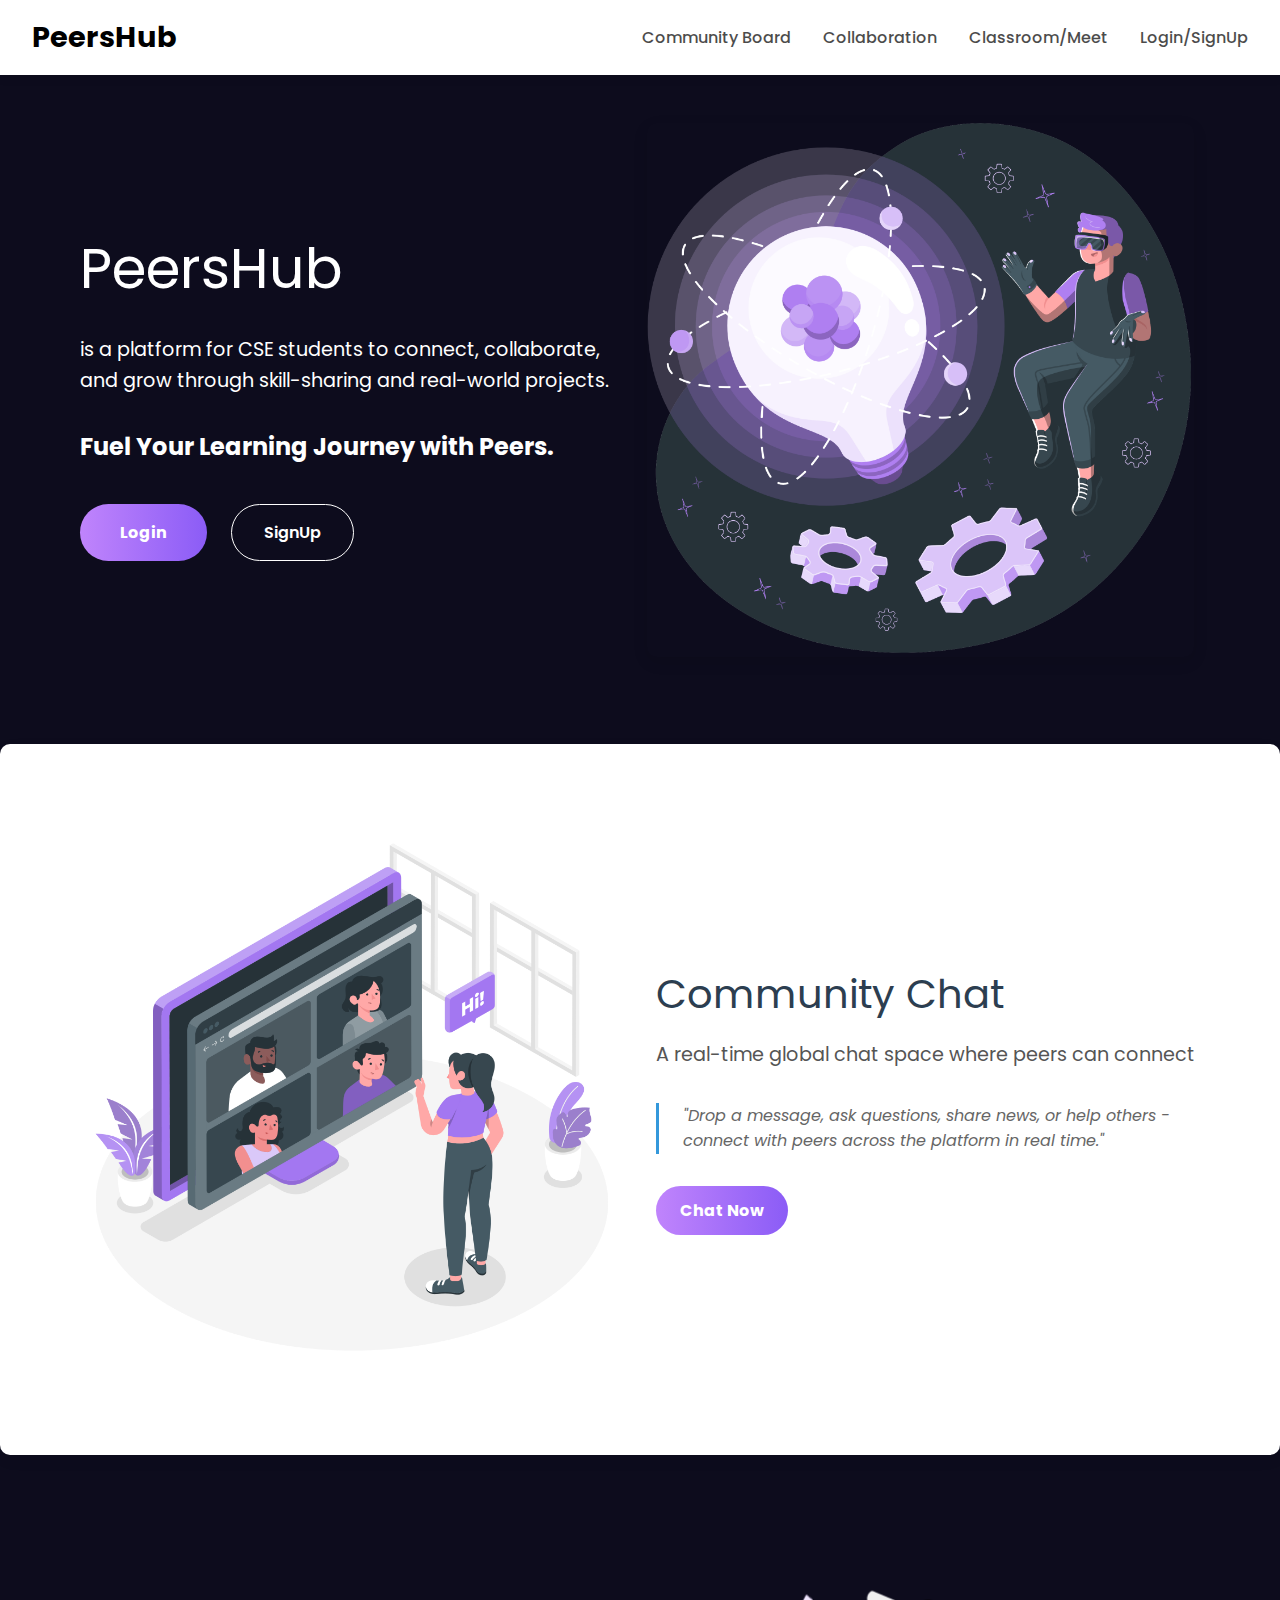
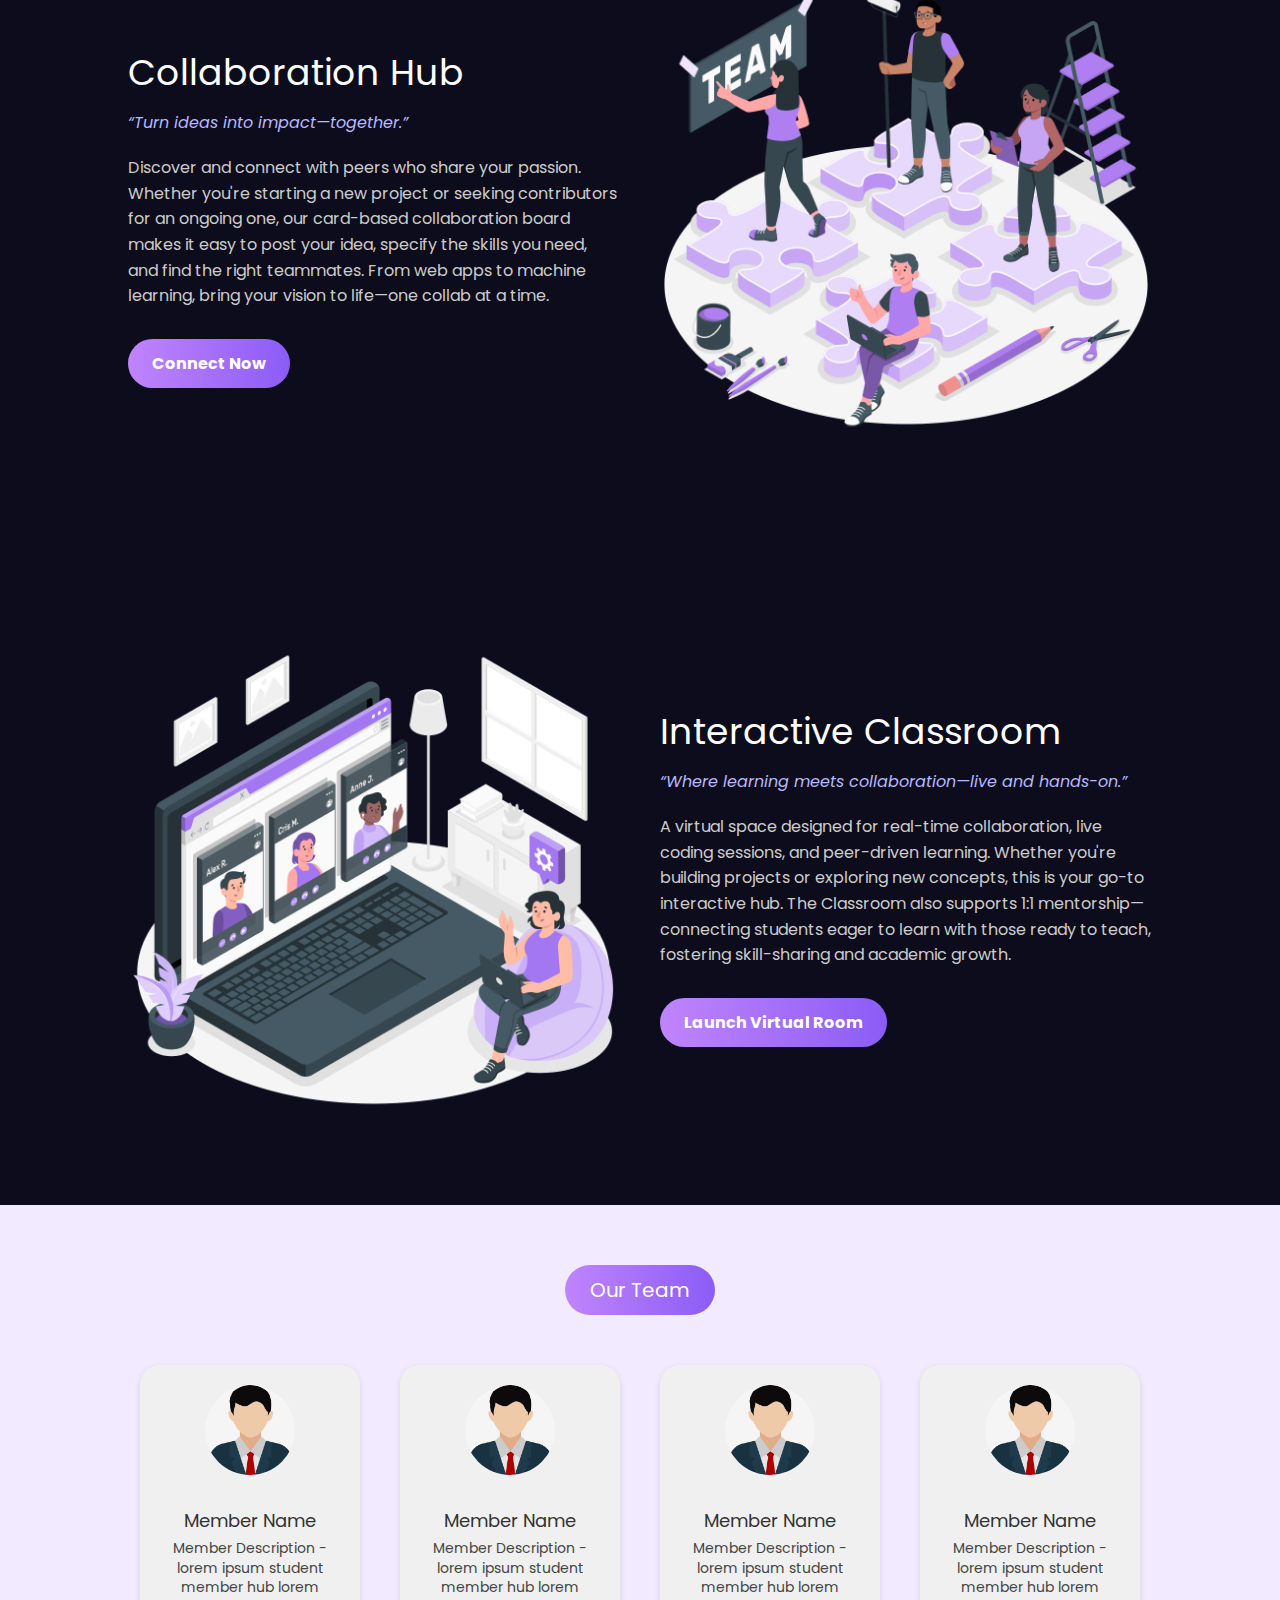
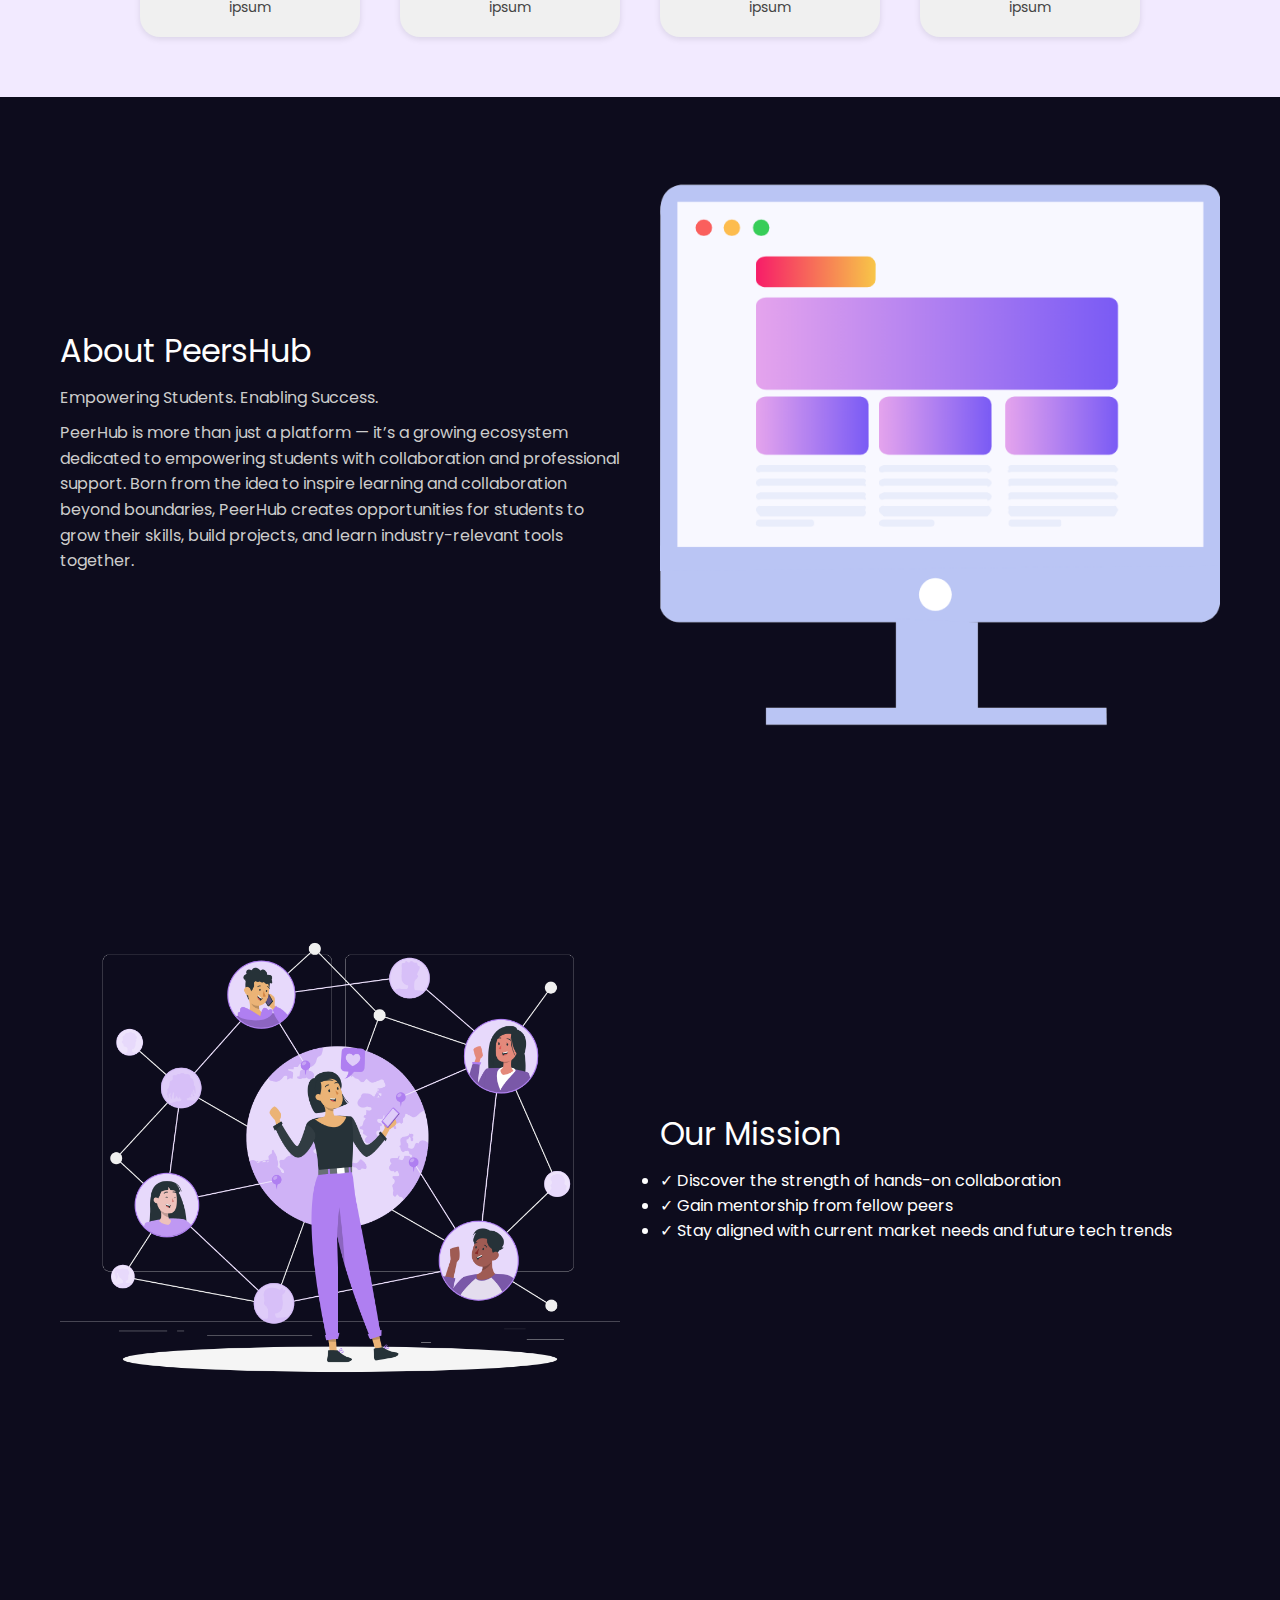
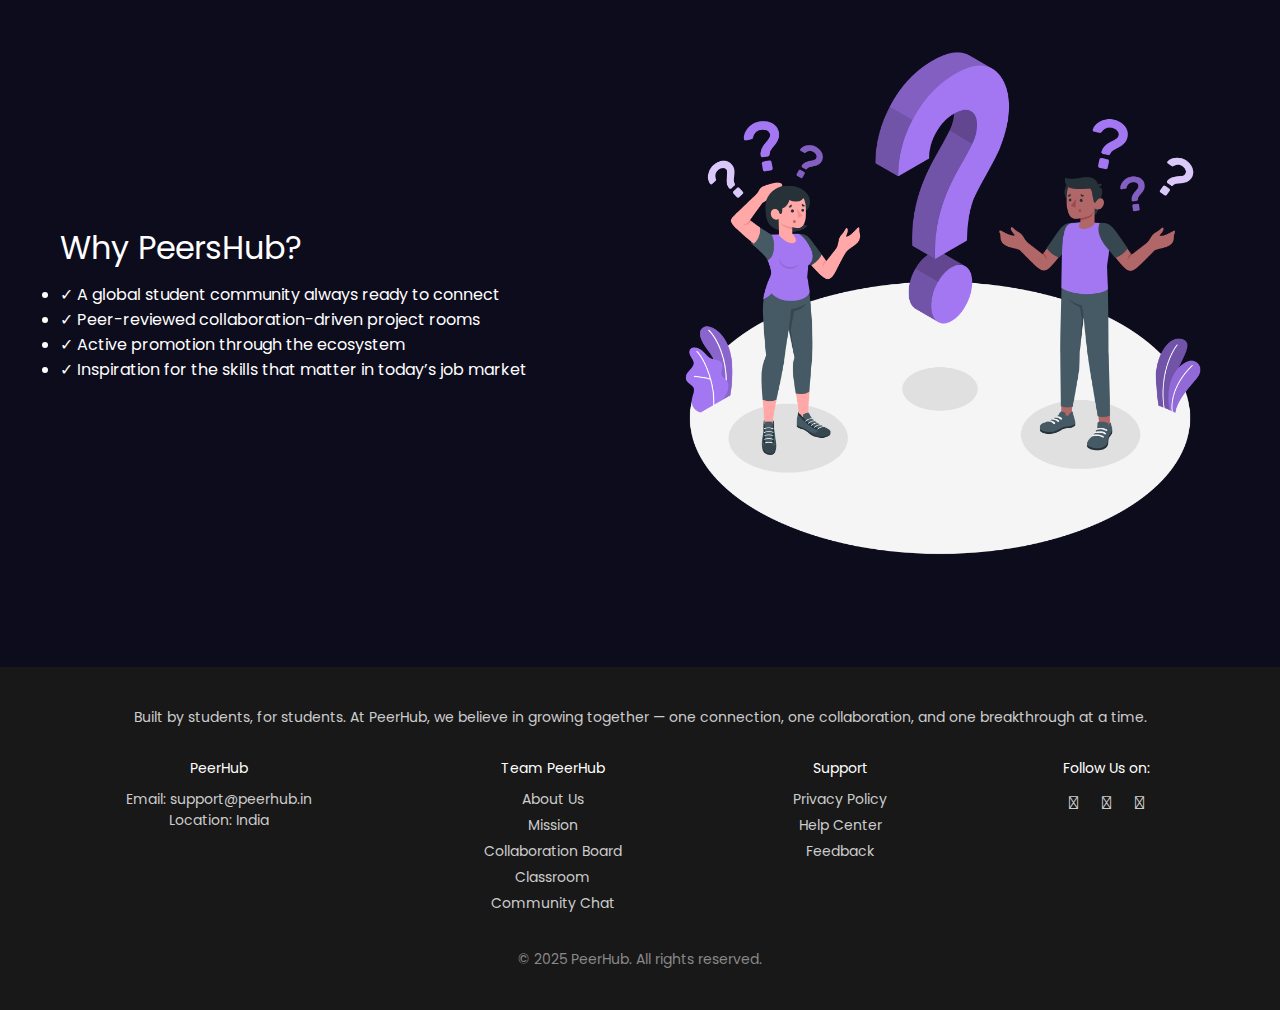
<file: index.html>
<!DOCTYPE html>
<html lang="en">
<head>
    <meta charset="UTF-8">
    <meta name="viewport" content="width=device-width, initial-scale=1.0">
    <title>PeersHub</title>
    <link rel="stylesheet" href="style.css">
    <link rel="logo" href="/illustrations/logo4.png">
    <link rel="preconnect" href="https://fonts.googleapis.com">
<link rel="preconnect" href="https://fonts.gstatic.com" crossorigin>
<link href="https://fonts.googleapis.com/css2?family=Montserrat:ital@0;1&family=Poppins:wght@300;400;500;600&family=Roboto+Condensed:ital,wght@0,100..900;1,100..900&display=swap" rel="stylesheet">

</head>
<body>
    <header>
        <nav>
            <div class="logo">PeersHub</div>
            <ul class="nav-links">
                <li><a href="#">Community Board</a></li>
                <li><a href="#">Collaboration</a></li>
                <li><a href="#">Classroom/Meet</a></li>
                <li><a href="#">Login/SignUp</a></li>
            </ul>
        </nav>
    </header>

    <main>
        <section class="hero">
            <div class="hero-content">
                <h1>PeersHub</h1>
                <p class="tagline">is a platform for CSE students to connect, collaborate, and grow through skill-sharing and real-world projects.</p>
                <p class="cta">Fuel Your Learning Journey with Peers.</p>
                <div class="buttons">
                    <button class="login-btn">Login</button>
                    <button class="signup-btn">SignUp</button>
                </div>
            </div>
            <div class="hero-image">
                <img src="/illustrations/Innovation-amico.png" alt="PeerHub platform illustration">
            </div>
        </section>

         <!-- Community Chat Section -->
        <section class="community-chat">
            <div class="chat-content">
                <h2>Community Chat</h2>
                <p class="chat-description">A real-time global chat space where peers can connect</p>
                <blockquote class="chat-quote">"Drop a message, ask questions, share news, or help others - connect with peers across the platform in real time."</blockquote>
                <button class="chat-btn">Chat Now</button>
            </div>
            <div class="chat-image">
                <img src="/illustrations/Remote meeting-amico.png" alt="Community chat illustration">
            </div>
        </section>

        <!-- Collaboration Hub Section -->
        <section class="collab-section">
  <div class="collab-container">
    <div class="collab-text">
      <h2>Collaboration Hub</h2>
      <p class="quote">“Turn ideas into impact—together.”</p>
      <p class="desc">
        Discover and connect with peers who share your passion. Whether you're starting a new project or seeking contributors for an ongoing one, our card-based collaboration board makes it easy to post your idea, specify the skills you need, and find the right teammates. From web apps to machine learning, bring your vision to life—one collab at a time.
      </p>
      <a href="#" class="btn-purple">Connect Now</a>
    </div>
    <div class="collab-image">
      <img src="/illustrations/Team work-amico.png" alt="Collaboration Illustration">
    </div>
  </div>
</section>


        <!-- Interactive Classroom Section -->
       <section class="classroom-section">
  <div class="classroom-container">
    <div class="classroom-image">
      <img src="/illustrations/Remote team-amico.png" alt="Interactive Classroom Illustration">
    </div>
    <div class="classroom-text">
      <h2>Interactive Classroom</h2>
      <p class="quote">“Where learning meets collaboration—live and hands-on.”</p>
      <p class="desc">
        A virtual space designed for real-time collaboration, live coding sessions, and peer-driven learning. Whether you're building projects or exploring new concepts, this is your go-to interactive hub. The Classroom also supports 1:1 mentorship—connecting students eager to learn with those ready to teach, fostering skill-sharing and academic growth.
      </p>
      <a href="#" class="btn-purple">Launch Virtual Room</a>
    </div>
  </div>
</section>

        <!--Our Team-->
        <section class="team-section">
  <h2 class="team-title">Our Team</h2>
  <div class="team-grid">
    <div class="team-card">
      <img src="/illustrations/user avatar.jpeg" alt="Team Member">
      <h3>Member Name</h3>
      <p>Member Description - lorem ipsum student member hub lorem ipsum</p>
    </div>
    <div class="team-card">
      <img src="/illustrations/user avatar.jpeg" alt="Team Member">
      <h3>Member Name</h3>
      <p>Member Description - lorem ipsum student member hub lorem ipsum</p>
    </div>
    <div class="team-card">
      <img src="/illustrations/user avatar.jpeg" alt="Team Member">
      <h3>Member Name</h3>
      <p>Member Description - lorem ipsum student member hub lorem ipsum</p>
    </div>
    <div class="team-card">
      <img src="/illustrations/user avatar.jpeg" alt="Team Member">
      <h3>Member Name</h3>
      <p>Member Description - lorem ipsum student member hub lorem ipsum</p>
    </div>
  </div>
</section>
        <!--Footer-->
        <section class="section">
    <div class="text">
      <h2>About PeersHub</h2>
      <p><strong>Empowering Students. Enabling Success.</strong></p>
      <p>PeerHub is more than just a platform — it’s a growing ecosystem dedicated to empowering students with collaboration and professional support. Born from the idea to inspire learning and collaboration beyond boundaries, PeerHub creates opportunities for students to grow their skills, build projects, and learn industry-relevant tools together.</p>
    </div>
    <div class="image">
      <img src="/illustrations/Computer.png" alt="About PeerHub" />
    </div>
  </section>

  <section class="section reverse">
    <div class="text">
      <h2>Our Mission</h2>
      <ul>
        <li>✓ Discover the strength of hands-on collaboration</li>
        <li>✓ Gain mentorship from fellow peers</li>
        <li>✓ Stay aligned with current market needs and future tech trends</li>
      </ul>
    </div>
    <div class="image">
      <img src="/illustrations/Connected world-rafiki.png" alt="Our Mission" />
    </div>
  </section>

  <section class="section">
    <div class="text">
      <h2>Why PeersHub?</h2>
      <ul>
        <li>✓ A global student community always ready to connect</li>
        <li>✓ Peer-reviewed collaboration-driven project rooms</li>
        <li>✓ Active promotion through the ecosystem</li>
        <li>✓ Inspiration for the skills that matter in today’s job market</li>
      </ul>
    </div>
    <div class="image">
      <img src="/illustrations/Questions-amico.png" alt="Why PeerHub" />
    </div>
  </section>

  <footer>
    <p>Built by students, for students. At PeerHub, we believe in growing together — one connection, one collaboration, and one breakthrough at a time.</p>
    <div class="footer-columns">
      <div class="footer-col">
        <h4>PeerHub</h4>
        <p>Email: support@peerhub.in<br />Location: India</p>
      </div>
      <div class="footer-col">
        <h4>Team PeerHub</h4>
        <ul>
          <li><a href="#">About Us</a></li>
          <li><a href="#">Mission</a></li>
          <li><a href="#">Collaboration Board</a></li>
          <li><a href="#">Classroom</a></li>
          <li><a href="#">Community Chat</a></li>
        </ul>
      </div>
      <div class="footer-col">
        <h4>Support</h4>
        <ul>
          <li><a href="#">Privacy Policy</a></li>
          <li><a href="#">Help Center</a></li>
          <li><a href="#">Feedback</a></li>
        </ul>
      </div>
      <div class="footer-col">
        <h4>Follow Us on:</h4>
        <div class="social-icons">
          <a href="#">&#xf09a;</a> <!-- Facebook -->
          <a href="#">&#xf16d;</a> <!-- Instagram -->
          <a href="#">&#xf08c;</a> <!-- LinkedIn -->
        </div>
      </div>
    </div>
    <p style="margin-top: 30px; color: #888">&copy; 2025 PeerHub. All rights reserved.</p>
  </footer>

    </main>
</body>
</html>
</file>
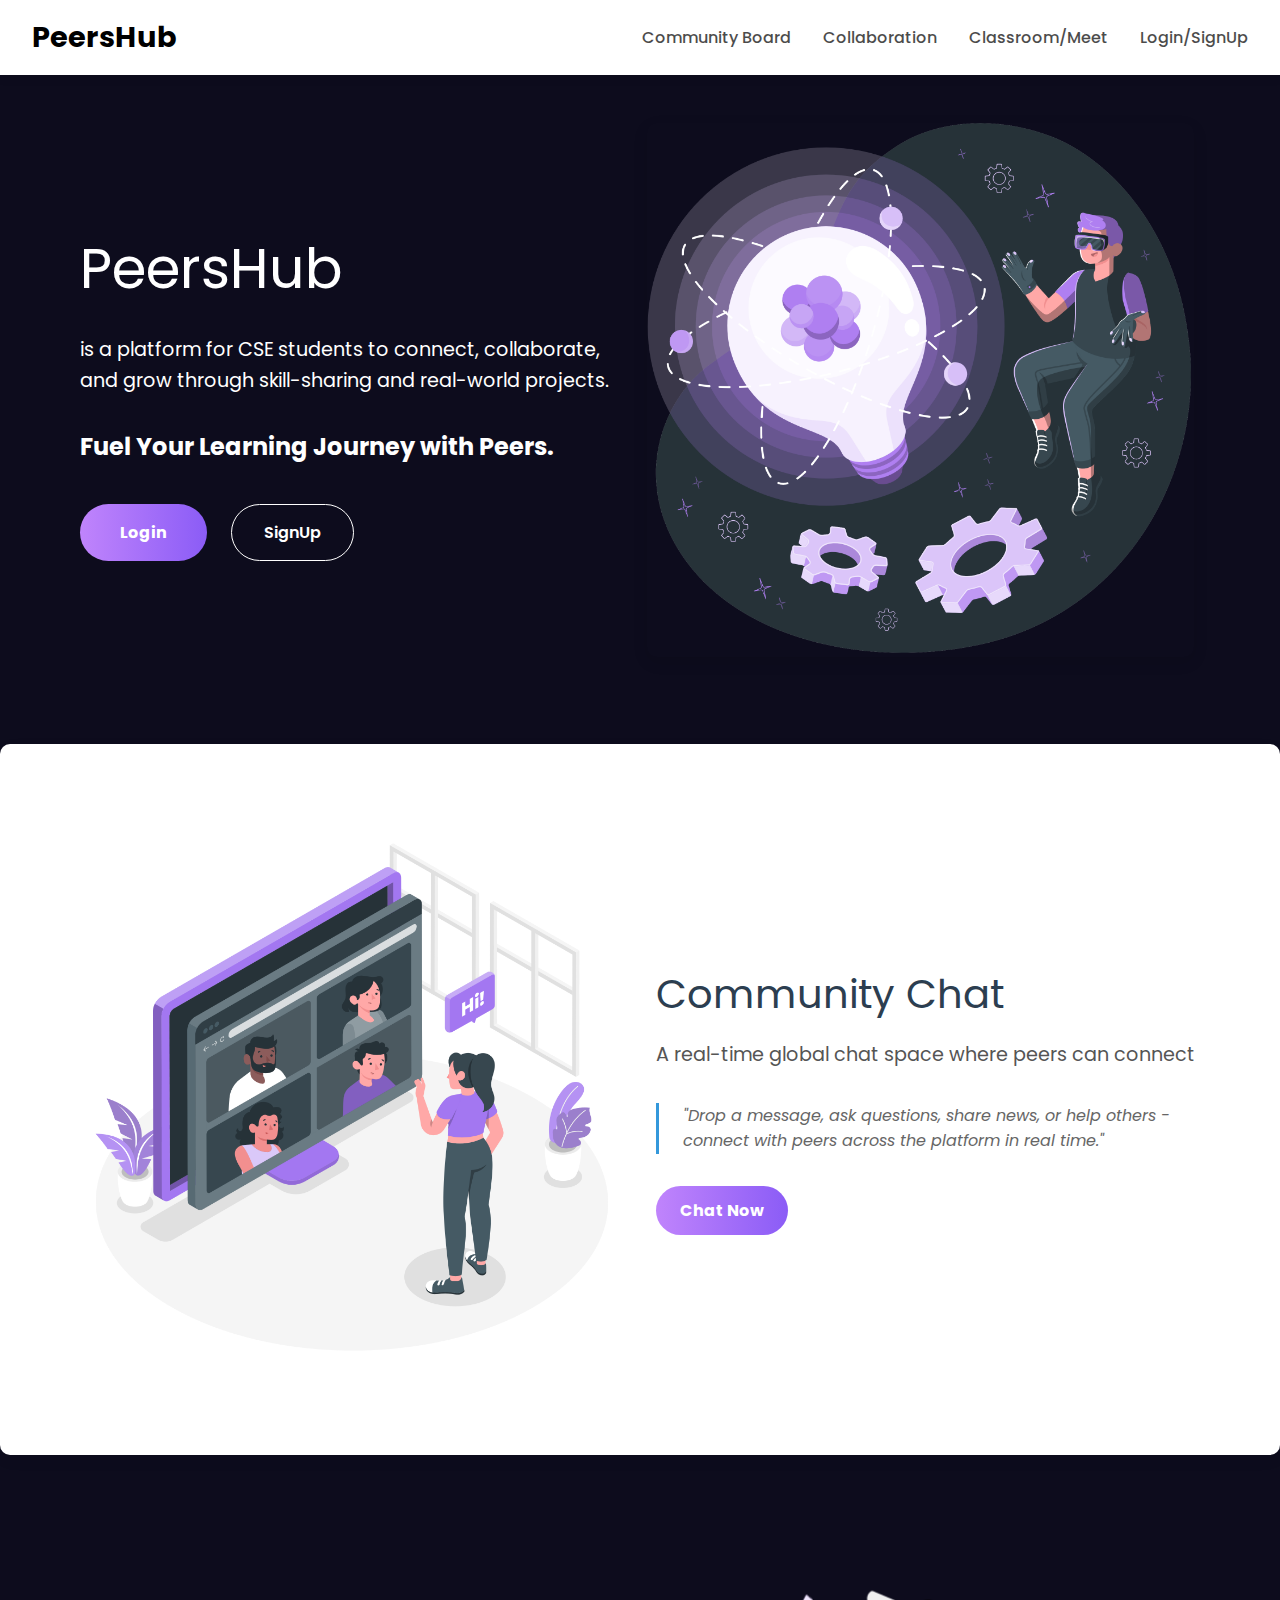
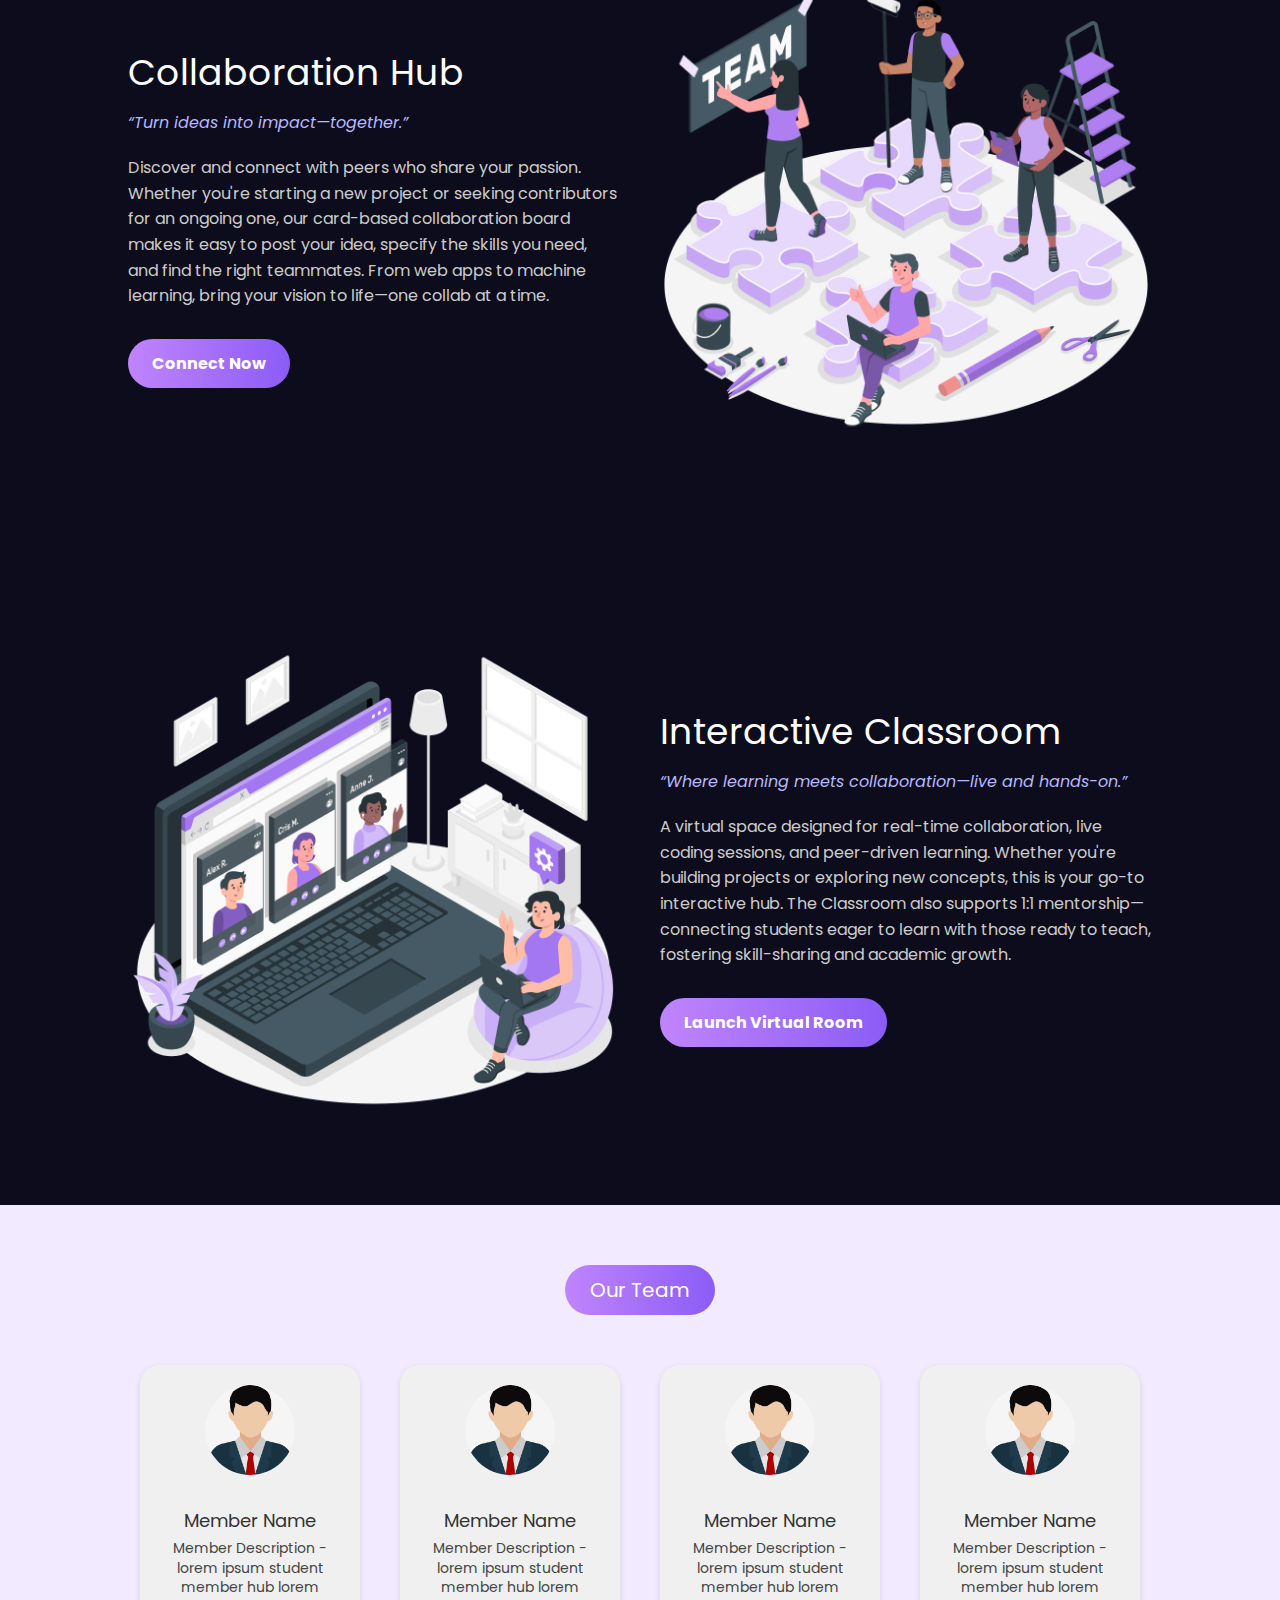
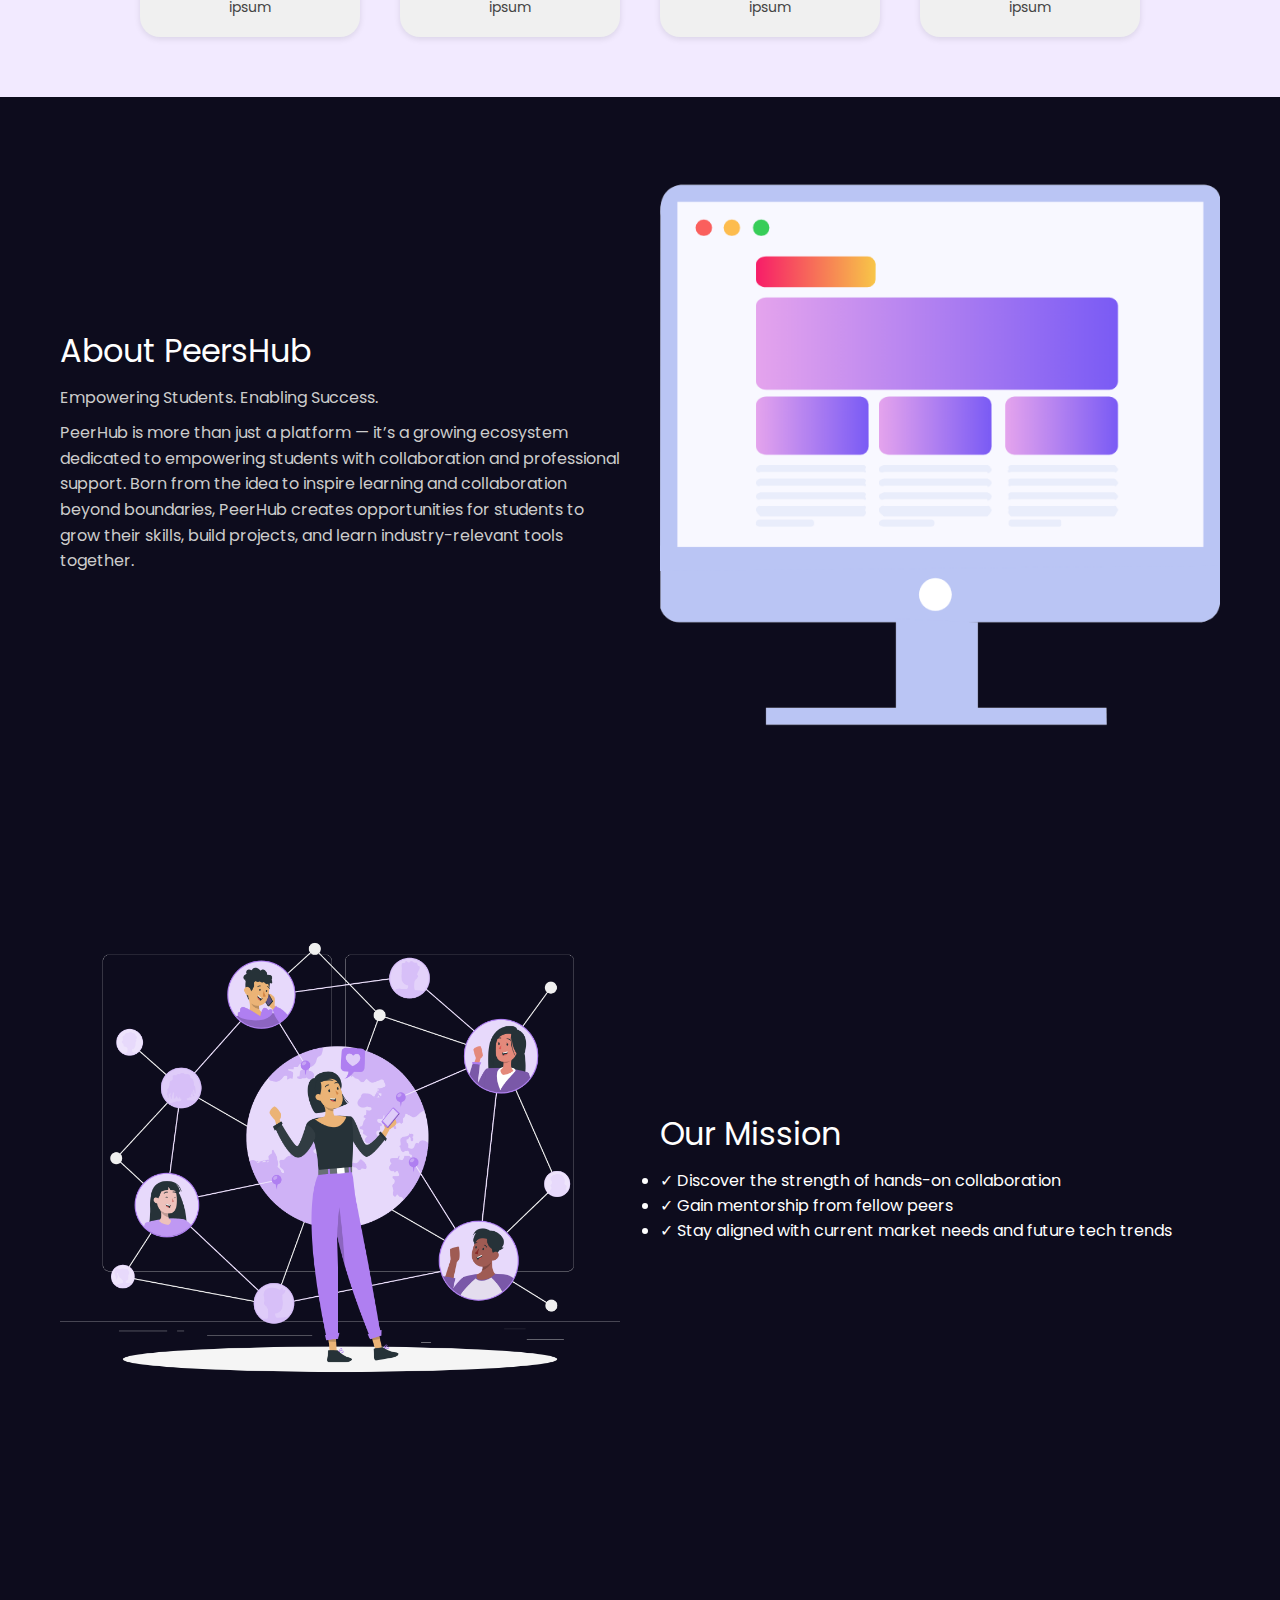
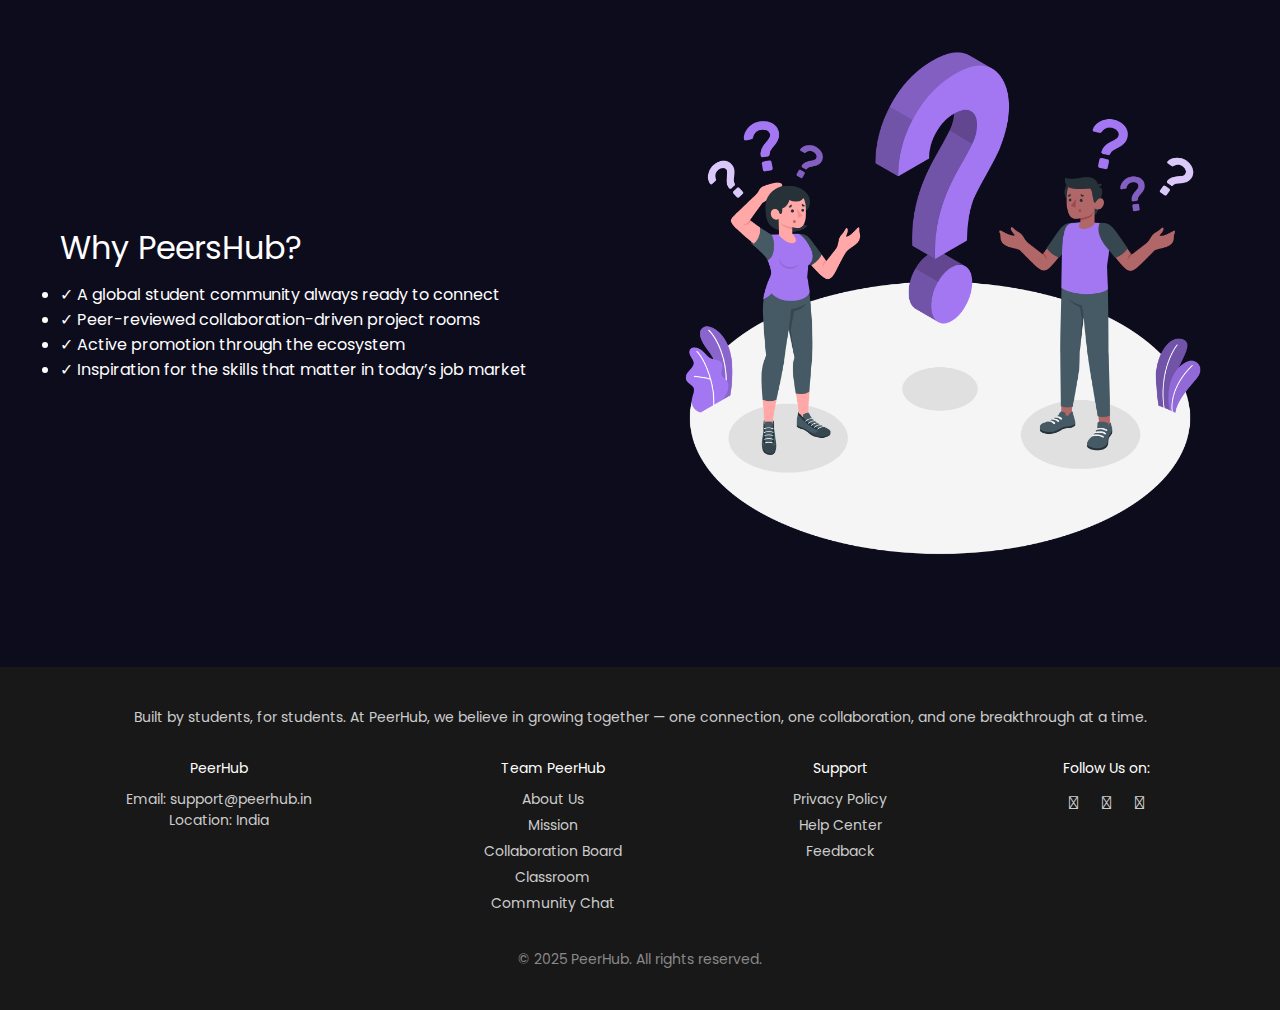
<file: PeersHub/home/index.html>
<!DOCTYPE html>
<html lang="en">
<head>
    <meta charset="UTF-8">
    <meta name="viewport" content="width=device-width, initial-scale=1.0">
    <title>PeersHub</title>
    <link rel="stylesheet" href="style.css">
    <link rel="preconnect" href="https://fonts.googleapis.com">
<link rel="preconnect" href="https://fonts.gstatic.com" crossorigin>
<link href="https://fonts.googleapis.com/css2?family=Montserrat:ital@0;1&family=Poppins:wght@300;400;500;600&family=Roboto+Condensed:ital,wght@0,100..900;1,100..900&display=swap" rel="stylesheet">

</head>
<body>
    <header>
        <nav>
            <div class="logo">PeersHub</div>
            <ul class="nav-links">
                <li><a href="#">Community Board</a></li>
                <li><a href="#">Collaboration</a></li>
                <li><a href="#">Classroom/Meet</a></li>
                <li><a href="#">Login/SignUp</a></li>
            </ul>
        </nav>
    </header>

    <main>
        <section class="hero">
            <div class="hero-content">
                <h1>PeersHub</h1>
                <p class="tagline">is a platform for CSE students to connect, collaborate, and grow through skill-sharing and real-world projects.</p>
                <p class="cta">Fuel Your Learning Journey with Peers.</p>
                <div class="buttons">
                    <button class="login-btn">Login</button>
                    <button class="signup-btn">SignUp</button>
                </div>
            </div>
            <div class="hero-image">
                <img src="/illustrations/Innovation-amico.png" alt="PeerHub platform illustration">
            </div>
        </section>

         <!-- Community Chat Section -->
        <section class="community-chat">
            <div class="chat-content">
                <h2>Community Chat</h2>
                <p class="chat-description">A real-time global chat space where peers can connect</p>
                <blockquote class="chat-quote">"Drop a message, ask questions, share news, or help others - connect with peers across the platform in real time."</blockquote>
                <button class="chat-btn">Chat Now</button>
            </div>
            <div class="chat-image">
                <img src="/illustrations/Remote meeting-amico.png" alt="Community chat illustration">
            </div>
        </section>

        <!-- Collaboration Hub Section -->
        <section class="collab-section">
  <div class="collab-container">
    <div class="collab-text">
      <h2>Collaboration Hub</h2>
      <p class="quote">“Turn ideas into impact—together.”</p>
      <p class="desc">
        Discover and connect with peers who share your passion. Whether you're starting a new project or seeking contributors for an ongoing one, our card-based collaboration board makes it easy to post your idea, specify the skills you need, and find the right teammates. From web apps to machine learning, bring your vision to life—one collab at a time.
      </p>
      <a href="#" class="btn-purple">Connect Now</a>
    </div>
    <div class="collab-image">
      <img src="/illustrations/Team work-amico.png" alt="Collaboration Illustration">
    </div>
  </div>
</section>


        <!-- Interactive Classroom Section -->
       <section class="classroom-section">
  <div class="classroom-container">
    <div class="classroom-image">
      <img src="/illustrations/Remote team-amico.png" alt="Interactive Classroom Illustration">
    </div>
    <div class="classroom-text">
      <h2>Interactive Classroom</h2>
      <p class="quote">“Where learning meets collaboration—live and hands-on.”</p>
      <p class="desc">
        A virtual space designed for real-time collaboration, live coding sessions, and peer-driven learning. Whether you're building projects or exploring new concepts, this is your go-to interactive hub. The Classroom also supports 1:1 mentorship—connecting students eager to learn with those ready to teach, fostering skill-sharing and academic growth.
      </p>
      <a href="#" class="btn-purple">Launch Virtual Room</a>
    </div>
  </div>
</section>

        <!--Our Team-->
        <section class="team-section">
  <h2 class="team-title">Our Team</h2>
  <div class="team-grid">
    <div class="team-card">
      <img src="/illustrations/user avatar.jpeg" alt="Team Member">
      <h3>Member Name</h3>
      <p>Member Description - lorem ipsum student member hub lorem ipsum</p>
    </div>
    <div class="team-card">
      <img src="/illustrations/user avatar.jpeg" alt="Team Member">
      <h3>Member Name</h3>
      <p>Member Description - lorem ipsum student member hub lorem ipsum</p>
    </div>
    <div class="team-card">
      <img src="/illustrations/user avatar.jpeg" alt="Team Member">
      <h3>Member Name</h3>
      <p>Member Description - lorem ipsum student member hub lorem ipsum</p>
    </div>
    <div class="team-card">
      <img src="/illustrations/user avatar.jpeg" alt="Team Member">
      <h3>Member Name</h3>
      <p>Member Description - lorem ipsum student member hub lorem ipsum</p>
    </div>
  </div>
</section>
        <!--Footer-->
        <section class="section">
    <div class="text">
      <h2>About PeersHub</h2>
      <p><strong>Empowering Students. Enabling Success.</strong></p>
      <p>PeerHub is more than just a platform — it’s a growing ecosystem dedicated to empowering students with collaboration and professional support. Born from the idea to inspire learning and collaboration beyond boundaries, PeerHub creates opportunities for students to grow their skills, build projects, and learn industry-relevant tools together.</p>
    </div>
    <div class="image">
      <img src="/illustrations/Computer.png" alt="About PeerHub" />
    </div>
  </section>

  <section class="section reverse">
    <div class="text">
      <h2>Our Mission</h2>
      <ul>
        <li>✓ Discover the strength of hands-on collaboration</li>
        <li>✓ Gain mentorship from fellow peers</li>
        <li>✓ Stay aligned with current market needs and future tech trends</li>
      </ul>
    </div>
    <div class="image">
      <img src="/illustrations/Connected world-rafiki.png" alt="Our Mission" />
    </div>
  </section>

  <section class="section">
    <div class="text">
      <h2>Why PeersHub?</h2>
      <ul>
        <li>✓ A global student community always ready to connect</li>
        <li>✓ Peer-reviewed collaboration-driven project rooms</li>
        <li>✓ Active promotion through the ecosystem</li>
        <li>✓ Inspiration for the skills that matter in today’s job market</li>
      </ul>
    </div>
    <div class="image">
      <img src="/illustrations/Questions-amico.png" alt="Why PeerHub" />
    </div>
  </section>

  <footer>
    <p>Built by students, for students. At PeerHub, we believe in growing together — one connection, one collaboration, and one breakthrough at a time.</p>
    <div class="footer-columns">
      <div class="footer-col">
        <h4>PeerHub</h4>
        <p>Email: support@peerhub.in<br />Location: India</p>
      </div>
      <div class="footer-col">
        <h4>Team PeerHub</h4>
        <ul>
          <li><a href="#">About Us</a></li>
          <li><a href="#">Mission</a></li>
          <li><a href="#">Collaboration Board</a></li>
          <li><a href="#">Classroom</a></li>
          <li><a href="#">Community Chat</a></li>
        </ul>
      </div>
      <div class="footer-col">
        <h4>Support</h4>
        <ul>
          <li><a href="#">Privacy Policy</a></li>
          <li><a href="#">Help Center</a></li>
          <li><a href="#">Feedback</a></li>
        </ul>
      </div>
      <div class="footer-col">
        <h4>Follow Us on:</h4>
        <div class="social-icons">
          <a href="#">&#xf09a;</a> <!-- Facebook -->
          <a href="#">&#xf16d;</a> <!-- Instagram -->
          <a href="#">&#xf08c;</a> <!-- LinkedIn -->
        </div>
      </div>
    </div>
    <p style="margin-top: 30px; color: #888">&copy; 2025 PeerHub. All rights reserved.</p>
  </footer>

    </main>
</body>
</html>
</file>
<file: style.css>
/* style.css */
* {
    margin: 0;
    padding: 0;
    box-sizing: border-box;
    font-family: "Poppins", sans-serif;
    font-weight: 400;
    font-style: normal;
}

body {
    background-color: #121826;
    color: white;
}

header {
    background-color: #fff;
    box-shadow: 0 2px 10px rgba(0, 0, 0, 0.1);
    padding: 1rem 2rem;
}

nav {
    display: flex;
    justify-content: space-between;
    align-items: center;
}

.logo {
    font-size: 1.8rem;
    font-weight: bold;
    color: black;
}

.nav-links {
    display: flex;
    list-style: none;
}

.nav-links li {
    margin-left: 2rem;
}

.nav-links a {
    text-decoration: none;
    color: black;
    font-weight: 500;
    transition: color 0.3s;
    opacity: 0.7;
}

.nav-links a:hover {
    opacity: 1;
}

.hero {
    display: flex;
    align-items: center;
    justify-content: space-between;
    padding: 3rem 5rem;
    max-width: 1400px;
    margin: 0 auto;
}

.hero-content {
    flex: 1;
    max-width: 600px;
    text-align: left;
}

.hero-image {
    flex: 1;
    text-align: center;
}

.hero-image img {
    width: 547px;
    height: 534px;
    border-radius: 10px;
    box-shadow: 0 5px 15px rgba(0, 0, 0, 0.1);
}

.hero h1 {
    font-size: 3.5rem;
    margin-bottom: 1.5rem;
    color: white;
}

.tagline {
    font-size: 1.2rem;
    line-height: 1.6;
    margin-bottom: 2rem;
    color: white;
}

.cta {
    font-size: 1.5rem;
    font-weight: bold;
    margin-bottom: 2.5rem;
    color: white;
}

.buttons {
    display: flex;
    gap: 1.5rem;
}

button {
    padding: 0.8rem 2rem;
    border: none;
    border-radius: 50px;
    font-size: 1rem;
    font-weight: 600;
    cursor: pointer;
    transition: all 0.3s;
}

.login-btn {
    display: inline-block;
    padding: 1rem 2.5rem;
    background: linear-gradient(90deg, #c084fc, #8b5cf6);
    color: #fff;
    border: none;
    border-radius: 50px;
    text-decoration: none;
    font-weight: bold;
    transition: background 0.3s ease;
}

.login-btn:hover {
    background: linear-gradient(90deg, #a855f7, #6b21a8);
}

.signup-btn {
    background-color: transparent;
    color: white;
    border: 1px solid white;
}

.signup-btn:hover {
    background-color: rgba(52, 152, 219, 0.1); /* Light blue tint on hover */
    color: white;
    border-color: #AF7FF1;
}

.community-chat {
    display: flex;
    align-items: center;
    justify-content: space-between;
    padding: 5rem;
    background-color: #fff;
    margin: 2rem 0;
    border-radius: 10px;
    box-shadow: 0 5px 15px rgba(0, 0, 0, 0.05);
    flex-direction: row-reverse; /* This reverses the order */
}

.chat-content {
    flex: 1;
    max-width: 600px;
    padding-left: 2rem; /* Changed from padding-right */
}

.chat-image {
    flex: 1;
    text-align: center;
}

/* Rest of your existing CSS remains the same */
.chat-image img {
    max-width: 100%;
    height: auto;
    border-radius: 8px;
}

.community-chat h2 {
    font-size: 2.5rem;
    color: #2c3e50;
    margin-bottom: 1rem;
}

.chat-description {
    font-size: 1.2rem;
    color: #555;
    margin-bottom: 1.5rem;
    line-height: 1.6;
}

.chat-quote {
    font-style: italic;
    color: #666;
    border-left: 3px solid #3498db;
    padding-left: 1.5rem;
    margin: 2rem 0;
    line-height: 1.6;
}

.chat-btn {
    display: inline-block;
    padding: 12px 24px;
    background: linear-gradient(90deg, #c084fc, #8b5cf6);
    color: #fff;
    border: none;
    border-radius: 50px;
    text-decoration: none;
    font-weight: bold;
    transition: background 0.3s ease;
}

.chat-btn:hover {
    background: linear-gradient(90deg, #a855f7, #6b21a8);
}

/* Collaboration Hub Section*/
body {
    margin: 0;
    font-family: 'Segoe UI', sans-serif;
    background-color: #0d0c1d;
    color: #ffffff;
}

.collab-section {
    padding: 80px 10%;
    background-color: #0d0c1d;
}

.collab-container {
    display: flex;
    flex-wrap: wrap;
    align-items: center;
    justify-content: space-between;
    gap: 40px;
}

.collab-text {
    flex: 1;
    max-width: 500px;
}

.collab-text h2 {
    font-size: 36px;
    margin-bottom: 10px;
    color: #ffffff;
}

.collab-text .quote {
    font-style: italic;
    color: #b8b8ff;
    margin-bottom: 20px;
}

.collab-text .desc {
    font-size: 16px;
    line-height: 1.6;
    margin-bottom: 30px;
    color: #cccccc;
}

.btn-purple {
    display: inline-block;
    padding: 12px 24px;
    background: linear-gradient(90deg, #c084fc, #8b5cf6);
    color: #fff;
    border: none;
    border-radius: 50px;
    text-decoration: none;
    font-weight: bold;
    transition: background 0.3s ease;
}

.btn-purple:hover {
     background: linear-gradient(90deg, #a855f7, #6b21a8);
}

.collab-image {
    flex: 1;
    text-align: center;
}

.collab-image img {
    max-width: 100%;
    height: auto;
}

/* Interactive Classroom Section (Image Left/Content Right) */
.classroom-section {
    padding: 80px 10%;
    background-color: #0d0c1d;
}

.classroom-container {
    display: flex;
    flex-wrap: wrap;
    align-items: center;
    justify-content: space-between;
    gap: 40px;
}

.classroom-image {
    flex: 1;
    text-align: center;
}

.classroom-image img {
    max-width: 100%;
    height: auto;
}

.classroom-text {
    flex: 1;
    max-width: 500px;
}

.classroom-text h2 {
    font-size: 36px;
    margin-bottom: 10px;
    color: #ffffff;
}

.classroom-text .quote {
    font-style: italic;
    color: #b8b8ff;
    margin-bottom: 20px;
}

.classroom-text .desc {
    font-size: 16px;
    line-height: 1.6;
    margin-bottom: 30px;
    color: #cccccc;
}

.btn-purple {
    display: inline-block;
    background: linear-gradient(to right, #c084fc, #8b5cf6);
    color: #ffffff;
    padding: 12px 24px;
    border-radius: 50px;
    text-decoration: none;
    font-weight: bold;
    transition: 0.3s ease;
}

.btn-purple:hover {
    background: linear-gradient(to right, #a855f7, #6d28d9);
}

/* Our Team */
.team-section {
    background-color: #f2eaff;
    padding: 60px 20px;
    text-align: center;
}

.team-title {
    background: linear-gradient(to right, #c084fc, #8b5cf6);
    color: white;
    padding: 10px 25px;
    border-radius: 25px;
    display: inline-block;
    font-size: 20px;
    margin-bottom: 50px;
}

.team-grid {
    display: flex;
    flex-wrap: wrap;
    justify-content: center;
    gap: 40px;
}

.team-card {
    background-color: #f0f0f0;
    padding: 20px;
    border-radius: 20px;
    width: 220px;
    box-shadow: 0 2px 6px rgba(0, 0, 0, 0.1);
    transition: transform 0.3s ease, box-shadow 0.3s ease;
}

.team-card:hover {

    transform: translateY(-8px) scale(1.03);
    box-shadow: 0 12px 25px rgba(128, 90, 213, 0.3); /* Purple glow */
}


.team-card img {
    width: 90px;
    height: 90px;
    border-radius: 50%;
    object-fit: cover;
    margin-bottom: 15px;
}

.team-card h3 {
    margin: 10px 0 5px;
    font-size: 18px;
    color: #333;
}

.team-card p {
    font-size: 14px;
    color: #444;
    line-height: 1.4;
}

/* Footer */
.section {
      padding: 60px 40px;
      display: flex;
      justify-content: space-between;
      align-items: center;
      flex-wrap: wrap;
    }
    .section.reverse {
      flex-direction: row-reverse;
    }
    .text {
      flex: 1;
      padding: 20px;
      max-width: 600px;
    }
    .text h2 {
      font-size: 32px;
      color: white;
      margin-bottom: 10px;
    }
    .text p {
      color: #ccc;
      line-height: 1.6;
      margin-bottom: 10px;
    }
    .image {
      flex: 1;
      padding: 20px;
      text-align: center;
    }
    .image img {
      max-width: 100%;
      height: auto;
    }
    footer {
      background-color: #181818;
      color: #ccc;
      padding: 40px;
      text-align: center;
      font-size: 14px;
    }
    .footer-columns {
      display: flex;
      justify-content: space-around;
      flex-wrap: wrap;
      margin-top: 30px;
    }
    .footer-col h4 {
      color: white;
      margin-bottom: 10px;
    }
    .footer-col ul {
      list-style: none;
      padding: 0;
    }
    .footer-col ul li {
      margin: 5px 0;
    }
    .footer-col ul li a {
      text-decoration: none;
      color: #ccc;
    }
    .social-icons a {
      margin: 0 10px;
      color: #ccc;
      text-decoration: none;
      font-size: 18px;
    }

    /* Mobile and Tablet Styles */
@media screen and (max-width: 768px) {
    /* Header */
    header {
        padding: 1rem;
    }

    .nav-links {
        display: none;
        flex-direction: column;
        position: absolute;
        top: 3.5rem;
        right: 0;
        background-color: white;
        width: 200px;
        box-shadow: 0 2px 10px rgba(0, 0, 0, 0.1);
    }

    .nav-links li {
        margin: 1rem;
    }

    .logo {
        font-size: 1.6rem;
    }

    .nav-links a {
        font-size: 1.1rem;
    }

    /* Hero Section */
    .hero {
        flex-direction: column;
        padding: 2rem 2rem;
    }

    .hero h1 {
        font-size: 2.5rem;
        margin-bottom: 1rem;
    }

    .tagline, .cta {
        font-size: 1rem;
        margin-bottom: 1.5rem;
    }

    .hero-image img {
        width: 100%;
        height: auto;
        max-width: 500px;
        margin-top: 1.5rem;
    }

    .buttons {
        display: inline-flex;
        gap: 1rem;
        flex-direction: row;
        margin-top: 1.5rem;
    }

    button {
        padding: 0.8rem 1.5rem; /* Reduced padding */
        font-size: 1rem;
    }

    /* Community Chat Section */
    .community-chat {
        flex-direction: column;
        padding: 2rem;
    }

    .chat-content {
        padding-left: 0;
        margin-top: 1.5rem;
    }

    .chat-image img {
        max-width: 100%;
        height: auto;
    }

    /* Collaboration Hub Section */
    .collab-section {
        padding: 60px 5%;
    }

    .collab-container {
        flex-direction: column;
    }

    .collab-text h2 {
        font-size: 28px;
    }

    .collab-text .desc {
        font-size: 14px;
    }

    /* Classroom Section */
    .classroom-section {
        padding: 60px 5%;
    }

    .classroom-container {
        flex-direction: column;
    }

    .classroom-text h2 {
        font-size: 28px;
    }

    .classroom-text .desc {
        font-size: 14px;
    }

    /* Team Section */
    .team-grid {
        flex-direction: column;
    }

    .team-card {
        width: 100%;
        margin-bottom: 1.5rem;
    }

    /* Footer */
    footer {
        padding: 20px;
    }

    .footer-columns {
        flex-direction: column;
        align-items: center;
    }

    .footer-col {
        margin-bottom: 1.5rem;
    }

    .social-icons a {
        font-size: 16px;
    }
}

/* Mobile Styles */
@media screen and (max-width: 480px) {
    /* Header */
    .logo {
        font-size: 1.4rem;
    }

    .nav-links li {
        margin-left: 1rem;
    }

    /* Hero Section */
    .hero h1 {
        font-size: 2rem;
    }

    .tagline {
        font-size: 1rem;
    }

    .cta {
        font-size: 1.2rem;
    }

    .hero-image img {
        width: 100%;
        height: auto;
    }

    /* Community Chat Section */
    .community-chat h2 {
        font-size: 2rem;
    }

    .chat-description {
        font-size: 1rem;
    }

    .chat-quote {
        font-size: 1rem;
    }

    .chat-btn {
        font-size: 1rem;
    }

    /* Collaboration Hub Section */
    .collab-text h2 {
        font-size: 24px;
    }

    .collab-text .desc {
        font-size: 14px;
    }

    /* Classroom Section */
    .classroom-text h2 {
        font-size: 24px;
    }

    .classroom-text .desc {
        font-size: 14px;
    }

    /* Team Section */
    .team-title {
        font-size: 18px;
    }

    .team-card {
        width: 100%;
    }

    .team-card img {
        width: 80px;
        height: 80px;
    }

    /* Footer */
    footer {
        font-size: 12px;
    }

    .footer-col h4 {
        font-size: 16px;
    }

    .footer-col ul li {
        font-size: 12px;
    }

    .social-icons a {
        font-size: 14px;
    }
}

/* Mobile and Tablet Adjustments for Collaboration and Classroom Sections */
@media screen and (max-width: 768px) {
    /* Collaboration Hub: Image on Top, Content on Bottom */
    .collab-container {
        flex-direction: column-reverse; /* Image on top, content below */
    }

    /* Classroom Section: Content on Top, Image on Bottom */
    .classroom-container {
        flex-direction: column; /* Content on top, image on bottom */
    }
}
</file>
<file: PeersHub/home/style.css>
/* style.css */
* {
    margin: 0;
    padding: 0;
    box-sizing: border-box;
    font-family: "Poppins", sans-serif;
    font-weight: 400;
    font-style: normal;
}

body {
    background-color: #121826;
    color: white;
}

header {
    background-color: #fff;
    box-shadow: 0 2px 10px rgba(0, 0, 0, 0.1);
    padding: 1rem 2rem;
}

nav {
    display: flex;
    justify-content: space-between;
    align-items: center;
}

.logo {
    font-size: 1.8rem;
    font-weight: bold;
    color: black;
}

.nav-links {
    display: flex;
    list-style: none;
}

.nav-links li {
    margin-left: 2rem;
}

.nav-links a {
    text-decoration: none;
    color: black;
    font-weight: 500;
    transition: color 0.3s;
    opacity: 0.7;
}

.nav-links a:hover {
    opacity: 1;
}

.hero {
    display: flex;
    align-items: center;
    justify-content: space-between;
    padding: 3rem 5rem;
    max-width: 1400px;
    margin: 0 auto;
}

.hero-content {
    flex: 1;
    max-width: 600px;
    text-align: left;
}

.hero-image {
    flex: 1;
    text-align: center;
}

.hero-image img {
    width: 547px;
    height: 534px;
    border-radius: 10px;
    box-shadow: 0 5px 15px rgba(0, 0, 0, 0.1);
}

.hero h1 {
    font-size: 3.5rem;
    margin-bottom: 1.5rem;
    color: white;
}

.tagline {
    font-size: 1.2rem;
    line-height: 1.6;
    margin-bottom: 2rem;
    color: white;
}

.cta {
    font-size: 1.5rem;
    font-weight: bold;
    margin-bottom: 2.5rem;
    color: white;
}

.buttons {
    display: flex;
    gap: 1.5rem;
}

button {
    padding: 0.8rem 2rem;
    border: none;
    border-radius: 50px;
    font-size: 1rem;
    font-weight: 600;
    cursor: pointer;
    transition: all 0.3s;
}

.login-btn {
    display: inline-block;
    padding: 1rem 2.5rem;
    background: linear-gradient(90deg, #c084fc, #8b5cf6);
    color: #fff;
    border: none;
    border-radius: 50px;
    text-decoration: none;
    font-weight: bold;
    transition: background 0.3s ease;
}

.login-btn:hover {
    background: linear-gradient(90deg, #a855f7, #6b21a8);
}

.signup-btn {
    background-color: transparent;
    color: white;
    border: 1px solid white;
}

.signup-btn:hover {
    background-color: rgba(52, 152, 219, 0.1); /* Light blue tint on hover */
    color: white;
    border-color: #AF7FF1;
}

.community-chat {
    display: flex;
    align-items: center;
    justify-content: space-between;
    padding: 5rem;
    background-color: #fff;
    margin: 2rem 0;
    border-radius: 10px;
    box-shadow: 0 5px 15px rgba(0, 0, 0, 0.05);
    flex-direction: row-reverse; /* This reverses the order */
}

.chat-content {
    flex: 1;
    max-width: 600px;
    padding-left: 2rem; /* Changed from padding-right */
}

.chat-image {
    flex: 1;
    text-align: center;
}

/* Rest of your existing CSS remains the same */
.chat-image img {
    max-width: 100%;
    height: auto;
    border-radius: 8px;
}

.community-chat h2 {
    font-size: 2.5rem;
    color: #2c3e50;
    margin-bottom: 1rem;
}

.chat-description {
    font-size: 1.2rem;
    color: #555;
    margin-bottom: 1.5rem;
    line-height: 1.6;
}

.chat-quote {
    font-style: italic;
    color: #666;
    border-left: 3px solid #3498db;
    padding-left: 1.5rem;
    margin: 2rem 0;
    line-height: 1.6;
}

.chat-btn {
    display: inline-block;
    padding: 12px 24px;
    background: linear-gradient(90deg, #c084fc, #8b5cf6);
    color: #fff;
    border: none;
    border-radius: 50px;
    text-decoration: none;
    font-weight: bold;
    transition: background 0.3s ease;
}

.chat-btn:hover {
    background: linear-gradient(90deg, #a855f7, #6b21a8);
}

/* Collaboration Hub Section*/
body {
    margin: 0;
    font-family: 'Segoe UI', sans-serif;
    background-color: #0d0c1d;
    color: #ffffff;
}

.collab-section {
    padding: 80px 10%;
    background-color: #0d0c1d;
}

.collab-container {
    display: flex;
    flex-wrap: wrap;
    align-items: center;
    justify-content: space-between;
    gap: 40px;
}

.collab-text {
    flex: 1;
    max-width: 500px;
}

.collab-text h2 {
    font-size: 36px;
    margin-bottom: 10px;
    color: #ffffff;
}

.collab-text .quote {
    font-style: italic;
    color: #b8b8ff;
    margin-bottom: 20px;
}

.collab-text .desc {
    font-size: 16px;
    line-height: 1.6;
    margin-bottom: 30px;
    color: #cccccc;
}

.btn-purple {
    display: inline-block;
    padding: 12px 24px;
    background: linear-gradient(90deg, #c084fc, #8b5cf6);
    color: #fff;
    border: none;
    border-radius: 50px;
    text-decoration: none;
    font-weight: bold;
    transition: background 0.3s ease;
}

.btn-purple:hover {
     background: linear-gradient(90deg, #a855f7, #6b21a8);
}

.collab-image {
    flex: 1;
    text-align: center;
}

.collab-image img {
    max-width: 100%;
    height: auto;
}

/* Interactive Classroom Section (Image Left/Content Right) */
.classroom-section {
    padding: 80px 10%;
    background-color: #0d0c1d;
}

.classroom-container {
    display: flex;
    flex-wrap: wrap;
    align-items: center;
    justify-content: space-between;
    gap: 40px;
}

.classroom-image {
    flex: 1;
    text-align: center;
}

.classroom-image img {
    max-width: 100%;
    height: auto;
}

.classroom-text {
    flex: 1;
    max-width: 500px;
}

.classroom-text h2 {
    font-size: 36px;
    margin-bottom: 10px;
    color: #ffffff;
}

.classroom-text .quote {
    font-style: italic;
    color: #b8b8ff;
    margin-bottom: 20px;
}

.classroom-text .desc {
    font-size: 16px;
    line-height: 1.6;
    margin-bottom: 30px;
    color: #cccccc;
}

.btn-purple {
    display: inline-block;
    background: linear-gradient(to right, #c084fc, #8b5cf6);
    color: #ffffff;
    padding: 12px 24px;
    border-radius: 50px;
    text-decoration: none;
    font-weight: bold;
    transition: 0.3s ease;
}

.btn-purple:hover {
    background: linear-gradient(to right, #a855f7, #6d28d9);
}

/* Our Team */
.team-section {
    background-color: #f2eaff;
    padding: 60px 20px;
    text-align: center;
}

.team-title {
    background: linear-gradient(to right, #c084fc, #8b5cf6);
    color: white;
    padding: 10px 25px;
    border-radius: 25px;
    display: inline-block;
    font-size: 20px;
    margin-bottom: 50px;
}

.team-grid {
    display: flex;
    flex-wrap: wrap;
    justify-content: center;
    gap: 40px;
}

.team-card {
    background-color: #f0f0f0;
    padding: 20px;
    border-radius: 20px;
    width: 220px;
    box-shadow: 0 2px 6px rgba(0, 0, 0, 0.1);
    transition: transform 0.3s ease, box-shadow 0.3s ease;
}

.team-card:hover {

    transform: translateY(-8px) scale(1.03);
    box-shadow: 0 12px 25px rgba(128, 90, 213, 0.3); /* Purple glow */
}


.team-card img {
    width: 90px;
    height: 90px;
    border-radius: 50%;
    object-fit: cover;
    margin-bottom: 15px;
}

.team-card h3 {
    margin: 10px 0 5px;
    font-size: 18px;
    color: #333;
}

.team-card p {
    font-size: 14px;
    color: #444;
    line-height: 1.4;
}

/* Footer */
.section {
      padding: 60px 40px;
      display: flex;
      justify-content: space-between;
      align-items: center;
      flex-wrap: wrap;
    }
    .section.reverse {
      flex-direction: row-reverse;
    }
    .text {
      flex: 1;
      padding: 20px;
      max-width: 600px;
    }
    .text h2 {
      font-size: 32px;
      color: white;
      margin-bottom: 10px;
    }
    .text p {
      color: #ccc;
      line-height: 1.6;
      margin-bottom: 10px;
    }
    .image {
      flex: 1;
      padding: 20px;
      text-align: center;
    }
    .image img {
      max-width: 100%;
      height: auto;
    }
    footer {
      background-color: #181818;
      color: #ccc;
      padding: 40px;
      text-align: center;
      font-size: 14px;
    }
    .footer-columns {
      display: flex;
      justify-content: space-around;
      flex-wrap: wrap;
      margin-top: 30px;
    }
    .footer-col h4 {
      color: white;
      margin-bottom: 10px;
    }
    .footer-col ul {
      list-style: none;
      padding: 0;
    }
    .footer-col ul li {
      margin: 5px 0;
    }
    .footer-col ul li a {
      text-decoration: none;
      color: #ccc;
    }
    .social-icons a {
      margin: 0 10px;
      color: #ccc;
      text-decoration: none;
      font-size: 18px;
    }
</file>
